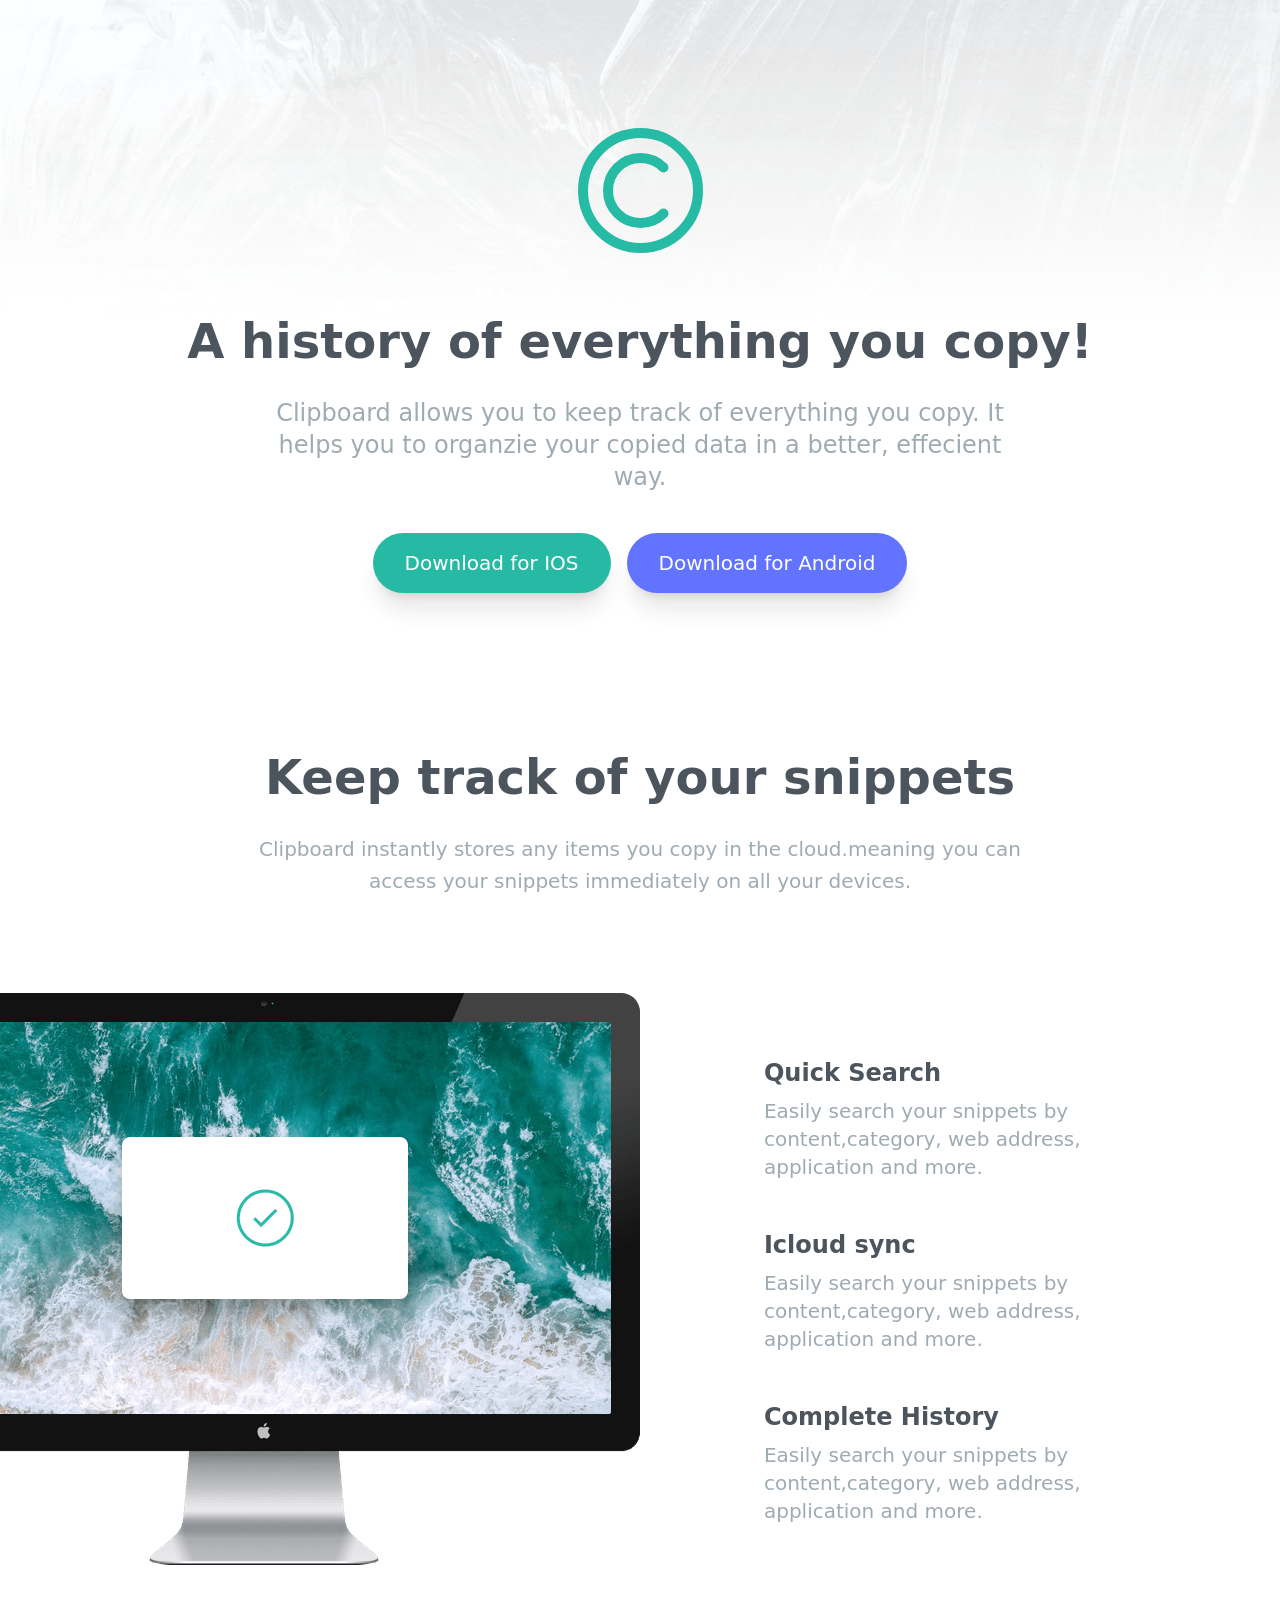
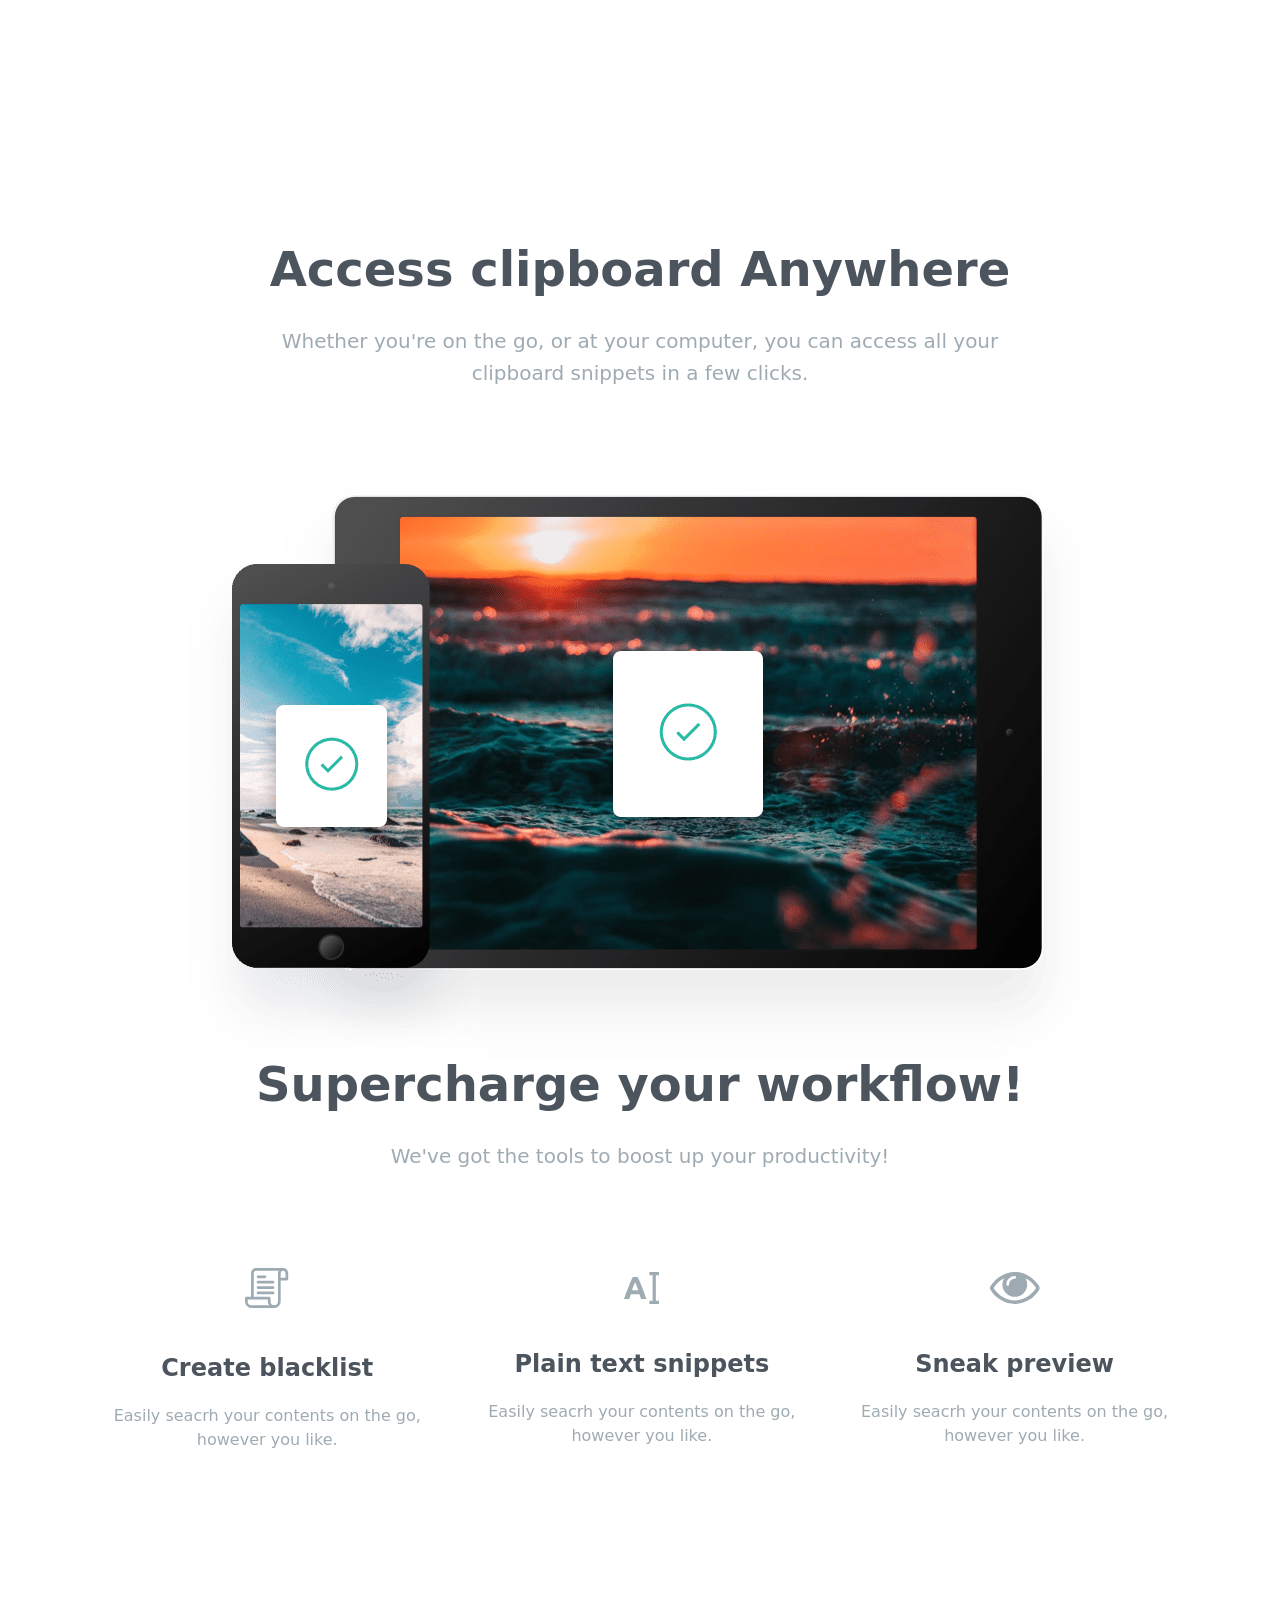
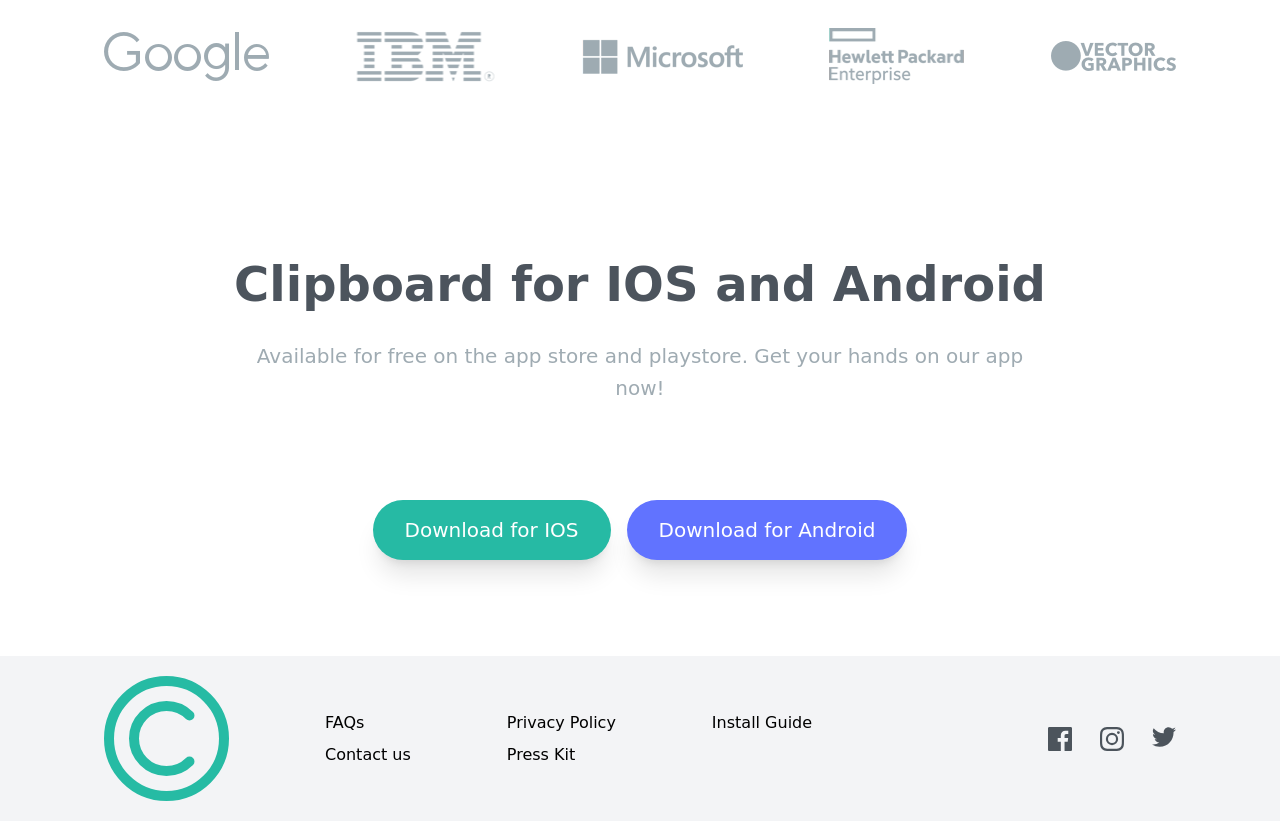
<file: Project-01/index.html>
<!DOCTYPE html>
<html lang="en">
  <head>
    <meta charset="UTF-8" />
    <meta http-equiv="X-UA-Compatible" content="IE=edge" />
    <meta name="viewport" content="width=device-width, initial-scale=1.0" />
    <title>Clipboard</title>
    <link rel="stylesheet" href="./css/style.css" />
  </head>
  <body>
    <!-- Hero section -->
    <section id="hero">
      <!-- container -->
      <div class="section-container mb-40 pt-16">
        <img src="./images/logo.svg" alt="" class="mx-auto my-16" />
        <h3>A history of everything you copy!</h3>

        <p class="text-2xl text-grayishBlue max-w-3xl mx-auto mb-10">
          Clipboard allows you to keep track of everything you copy. It helps
          you to organzie your copied data in a better, effecient way.
        </p>

        <div
          class="button-container"
        >
          <button class="button bg-strongCyan">
            Download for IOS
          </button>
          <button class="button bg-lightBlue">
            Download for Android
          </button>
        </div>
      </div>
    </section>
    <!-- End of section-1 -->
    <!-- section-02 -->
    <section id="snippets">
      <div class="section-container my-20">
        <h3>Keep track of your snippets</h3>
        <p class="section-paragraph">
          Clipboard instantly stores any items you copy in the cloud.meaning you
          can access your snippets immediately on all your devices.
        </p>
      </div>
    </section>
    <!-- features section -->
    <section id="features">
      <div class="section-container my-20">
        <div class="md:relative flex flex-col md:flex-row md:space-x-32">
          <!-- img -->
          <div class="md:w-1/2">
            <img
              src="./images/image-computer.png"
              alt=""
              class="md:absolute top-0 right-[50%]"
            />
          </div>
          <div
            class="flex flex-col md:w-1/2 mt-16 mb-24 space-y-12 text-xl md:mb-60 md:text-left md:pl-16"
          >
            <!-- item-1 -->
            <div>
              <h5 class="text-2xl mb-2 font-bold text-darkGrayishBlue">Quick Search</h5>
              <p class="max-w-md text-grayishBlue">
                Easily search your snippets by content,category, web address, application and more.
              </p>
            </div>
            <!-- item-02 -->
            <div>
              <h5 class="text-2xl mb-2 font-bold text-darkGrayishBlue">Icloud sync</h5>
              <p class="max-w-md text-grayishBlue">
                Easily search your snippets by content,category, web address, application and more.
              </p>
            </div>
            <!-- item-03 -->
            <div>
              <h5>Complete History</h5>
              <p class="max-w-md text-grayishBlue">
                Easily search your snippets by content,category, web address, application and more.
              </p>
            </div>
          </div>
        </div>
      </div>
    </section>
    <!-- Access anywhere section -->
    <section id="access">
      <div class="section-container my-15">
        <h3>Access clipboard Anywhere</h3>
        <p class="section-paragraph">
          Whether you're on the go, or at your computer, you can access all your clipboard snippets in a few clicks.
        </p>
        <img src="./images/image-devices.png" class="mx-auto" alt="">
      </div>
    </section>
    <!-- supercharge section -->
    <section id="supercharge">
      <div class="section-container my-15">
        <h3>Supercharge your workflow!</h3>
        <p class="section-paragraph mb-16">
We've got the tools to boost up your productivity!
        </p>
        <div class="flex flex-col space-y-16 justify-between items-center md:flex-row md:space-y-0 md:space-x-12">
          <!-- item-1 -->
          <div class="flex flex-col items-center space-y-5">
            <img src="./images/icon-blacklist.svg" class="mb-6" alt="">
            <h5>Create blacklist</h5>
            <p class="text-md text-grayishBlue">
              Easily seacrh your contents on the go, however you like.
            </p>
          </div>
          <!-- item-2 -->
          <div class="flex flex-col items-center space-y-5">
            <img src="./images/icon-text.svg" class="mb-6" alt="">
            <h5>Plain text snippets</h5>
            <p class="text-md text-grayishBlue">
              Easily seacrh your contents on the go, however you like.
            </p>
          </div>
          <!-- item-03 -->
          <div class="flex flex-col items-center space-y-5">
            <img src="./images/icon-preview.svg" class="mb-6" alt="">
            <h5>Sneak preview</h5>
            <p class="text-md max-w-md text-grayishBlue">
              Easily seacrh your contents on the go, however you like.
            </p>
          </div>
        </div>
      </div>
    </section>
    <!-- Reference section -->
    <section id="reference">
      <div class="flex flex-col items-center justify-between space-y-16 max-w-6xl mx-auto px-10 my-44 md:flex-row md:space-y-0">
        <img src="./images/logo-google.png" alt="">
        <img src="./images/logo-ibm.png" alt="">
        <img src="./images/logo-microsoft.png" alt="">
        <img src="./images/logo-hp.png" alt="">
        <img src="./images/logo-vector-graphics.png" alt="">
      </div>
    </section>
    <!-- bottom section -->
    <section id="bottom">
      <div class="section-container mb-24">
        <h3>Clipboard for IOS and Android</h3>
        <p class="section-paragraph">Available for free on the app store and playstore. Get your hands on our app now!</p>
        <!-- button container -->
        <div class="button-container">
          <button class="button bg-strongCyan">
            Download for IOS
          </button>
          <button class="button bg-lightBlue">
            Download for Android
          </button>
        </div>

      </div>
    </section>
    <!-- footer -->
    <footer class="bg-gray-100">
      <div class="section-container">
        <div class="flex flex-col items-center py-5 space-y-10  justify-center md:flex-row md:space-y-0">
          <img src="./images/logo.svg" alt="">
          <!-- menu container -->
          <div class="flex flex-col items-center justify-between md:flex-row flex-1 mb-10 md:mb-0 space-y-8 md:space-y-0">
            <!-- menus -->
            <div class="flex flex-col space-y-4 md:space-y-0 md:space-x-24 md:ml-24 md:flex-row">
              <!-- menu1 -->
              <div class="flex-col space-y-2 text-center md:text-left">
                <div><a href="#" class="hover:text-strongCyan">FAQs</a></div>
                <div><a href="#" class="hover:text-strongCyan">Contact us</a></div>
              </div>
              <!-- menu-2 -->
              <div class="flex-col space-y-2 text-center md:text-left">
                <div><a href="#" class="hover:text-strongCyan">Privacy Policy</a></div>
                <div><a href="#" class="hover:text-strongCyan">Press Kit</a></div>
              </div>
              <!-- menu3 -->
              <div class="flex-col space-y-2 text-center md:text-left">
                <div><a href="#" class="hover:text-strongCyan">Install Guide</a>
                </div>
              </div>
            </div>
            <!-- social icons -->
            <div class="flex justify-between py-1 w-32">
              <a href="#"><img src="./images/icon-facebook.svg" alt="" class="duration-200 ficon"></a>
              <a href="#"><img src="./images/icon-instagram.svg" alt="" class="duration-200 ficon"></a>
              <a href="#"><img src="./images/icon-twitter.svg" alt="" class="duration-200 ficon"></a>
            </div>
          </div>
        </div>
      </div>
    </footer>
  </body>
</html>
</file>
<file: Project-01/css/style.css>
/*
! tailwindcss v3.1.3 | MIT License | https://tailwindcss.com
*/

/*
1. Prevent padding and border from affecting element width. (https://github.com/mozdevs/cssremedy/issues/4)
2. Allow adding a border to an element by just adding a border-width. (https://github.com/tailwindcss/tailwindcss/pull/116)
*/

*,
::before,
::after {
  box-sizing: border-box;
  /* 1 */
  border-width: 0;
  /* 2 */
  border-style: solid;
  /* 2 */
  border-color: #e5e7eb;
  /* 2 */
}

::before,
::after {
  --tw-content: '';
}

/*
1. Use a consistent sensible line-height in all browsers.
2. Prevent adjustments of font size after orientation changes in iOS.
3. Use a more readable tab size.
4. Use the user's configured `sans` font-family by default.
*/

html {
  line-height: 1.5;
  /* 1 */
  -webkit-text-size-adjust: 100%;
  /* 2 */
  -moz-tab-size: 4;
  /* 3 */
  -o-tab-size: 4;
     tab-size: 4;
  /* 3 */
  font-family: ui-sans-serif, system-ui, -apple-system, BlinkMacSystemFont, "Segoe UI", Roboto, "Helvetica Neue", Arial, "Noto Sans", sans-serif, "Apple Color Emoji", "Segoe UI Emoji", "Segoe UI Symbol", "Noto Color Emoji";
  /* 4 */
}

/*
1. Remove the margin in all browsers.
2. Inherit line-height from `html` so users can set them as a class directly on the `html` element.
*/

body {
  margin: 0;
  /* 1 */
  line-height: inherit;
  /* 2 */
}

/*
1. Add the correct height in Firefox.
2. Correct the inheritance of border color in Firefox. (https://bugzilla.mozilla.org/show_bug.cgi?id=190655)
3. Ensure horizontal rules are visible by default.
*/

hr {
  height: 0;
  /* 1 */
  color: inherit;
  /* 2 */
  border-top-width: 1px;
  /* 3 */
}

/*
Add the correct text decoration in Chrome, Edge, and Safari.
*/

abbr:where([title]) {
  -webkit-text-decoration: underline dotted;
          text-decoration: underline dotted;
}

/*
Remove the default font size and weight for headings.
*/

h1,
h2,
h3,
h4,
h5,
h6 {
  font-size: inherit;
  font-weight: inherit;
}

/*
Reset links to optimize for opt-in styling instead of opt-out.
*/

a {
  color: inherit;
  text-decoration: inherit;
}

/*
Add the correct font weight in Edge and Safari.
*/

b,
strong {
  font-weight: bolder;
}

/*
1. Use the user's configured `mono` font family by default.
2. Correct the odd `em` font sizing in all browsers.
*/

code,
kbd,
samp,
pre {
  font-family: ui-monospace, SFMono-Regular, Menlo, Monaco, Consolas, "Liberation Mono", "Courier New", monospace;
  /* 1 */
  font-size: 1em;
  /* 2 */
}

/*
Add the correct font size in all browsers.
*/

small {
  font-size: 80%;
}

/*
Prevent `sub` and `sup` elements from affecting the line height in all browsers.
*/

sub,
sup {
  font-size: 75%;
  line-height: 0;
  position: relative;
  vertical-align: baseline;
}

sub {
  bottom: -0.25em;
}

sup {
  top: -0.5em;
}

/*
1. Remove text indentation from table contents in Chrome and Safari. (https://bugs.chromium.org/p/chromium/issues/detail?id=999088, https://bugs.webkit.org/show_bug.cgi?id=201297)
2. Correct table border color inheritance in all Chrome and Safari. (https://bugs.chromium.org/p/chromium/issues/detail?id=935729, https://bugs.webkit.org/show_bug.cgi?id=195016)
3. Remove gaps between table borders by default.
*/

table {
  text-indent: 0;
  /* 1 */
  border-color: inherit;
  /* 2 */
  border-collapse: collapse;
  /* 3 */
}

/*
1. Change the font styles in all browsers.
2. Remove the margin in Firefox and Safari.
3. Remove default padding in all browsers.
*/

button,
input,
optgroup,
select,
textarea {
  font-family: inherit;
  /* 1 */
  font-size: 100%;
  /* 1 */
  font-weight: inherit;
  /* 1 */
  line-height: inherit;
  /* 1 */
  color: inherit;
  /* 1 */
  margin: 0;
  /* 2 */
  padding: 0;
  /* 3 */
}

/*
Remove the inheritance of text transform in Edge and Firefox.
*/

button,
select {
  text-transform: none;
}

/*
1. Correct the inability to style clickable types in iOS and Safari.
2. Remove default button styles.
*/

button,
[type='button'],
[type='reset'],
[type='submit'] {
  -webkit-appearance: button;
  /* 1 */
  background-color: transparent;
  /* 2 */
  background-image: none;
  /* 2 */
}

/*
Use the modern Firefox focus style for all focusable elements.
*/

:-moz-focusring {
  outline: auto;
}

/*
Remove the additional `:invalid` styles in Firefox. (https://github.com/mozilla/gecko-dev/blob/2f9eacd9d3d995c937b4251a5557d95d494c9be1/layout/style/res/forms.css#L728-L737)
*/

:-moz-ui-invalid {
  box-shadow: none;
}

/*
Add the correct vertical alignment in Chrome and Firefox.
*/

progress {
  vertical-align: baseline;
}

/*
Correct the cursor style of increment and decrement buttons in Safari.
*/

::-webkit-inner-spin-button,
::-webkit-outer-spin-button {
  height: auto;
}

/*
1. Correct the odd appearance in Chrome and Safari.
2. Correct the outline style in Safari.
*/

[type='search'] {
  -webkit-appearance: textfield;
  /* 1 */
  outline-offset: -2px;
  /* 2 */
}

/*
Remove the inner padding in Chrome and Safari on macOS.
*/

::-webkit-search-decoration {
  -webkit-appearance: none;
}

/*
1. Correct the inability to style clickable types in iOS and Safari.
2. Change font properties to `inherit` in Safari.
*/

::-webkit-file-upload-button {
  -webkit-appearance: button;
  /* 1 */
  font: inherit;
  /* 2 */
}

/*
Add the correct display in Chrome and Safari.
*/

summary {
  display: list-item;
}

/*
Removes the default spacing and border for appropriate elements.
*/

blockquote,
dl,
dd,
h1,
h2,
h3,
h4,
h5,
h6,
hr,
figure,
p,
pre {
  margin: 0;
}

fieldset {
  margin: 0;
  padding: 0;
}

legend {
  padding: 0;
}

ol,
ul,
menu {
  list-style: none;
  margin: 0;
  padding: 0;
}

/*
Prevent resizing textareas horizontally by default.
*/

textarea {
  resize: vertical;
}

/*
1. Reset the default placeholder opacity in Firefox. (https://github.com/tailwindlabs/tailwindcss/issues/3300)
2. Set the default placeholder color to the user's configured gray 400 color.
*/

input::-moz-placeholder, textarea::-moz-placeholder {
  opacity: 1;
  /* 1 */
  color: #9ca3af;
  /* 2 */
}

input:-ms-input-placeholder, textarea:-ms-input-placeholder {
  opacity: 1;
  /* 1 */
  color: #9ca3af;
  /* 2 */
}

input::placeholder,
textarea::placeholder {
  opacity: 1;
  /* 1 */
  color: #9ca3af;
  /* 2 */
}

/*
Set the default cursor for buttons.
*/

button,
[role="button"] {
  cursor: pointer;
}

/*
Make sure disabled buttons don't get the pointer cursor.
*/

:disabled {
  cursor: default;
}

/*
1. Make replaced elements `display: block` by default. (https://github.com/mozdevs/cssremedy/issues/14)
2. Add `vertical-align: middle` to align replaced elements more sensibly by default. (https://github.com/jensimmons/cssremedy/issues/14#issuecomment-634934210)
   This can trigger a poorly considered lint error in some tools but is included by design.
*/

img,
svg,
video,
canvas,
audio,
iframe,
embed,
object {
  display: block;
  /* 1 */
  vertical-align: middle;
  /* 2 */
}

/*
Constrain images and videos to the parent width and preserve their intrinsic aspect ratio. (https://github.com/mozdevs/cssremedy/issues/14)
*/

img,
video {
  max-width: 100%;
  height: auto;
}

h3 {
  margin-bottom: 2rem;
  font-size: 2.25rem;
  line-height: 2.5rem;
  font-weight: 700;
  --tw-text-opacity: 1;
  color: hsl(210 10% 33% / var(--tw-text-opacity));
}

@media (min-width: 768px) {
  h3 {
    font-size: 3rem;
    line-height: 1;
  }
}

h5 {
  margin-bottom: 0.5rem;
  font-size: 1.5rem;
  line-height: 2rem;
  font-weight: 700;
  --tw-text-opacity: 1;
  color: hsl(210 10% 33% / var(--tw-text-opacity));
}

*, ::before, ::after {
  --tw-border-spacing-x: 0;
  --tw-border-spacing-y: 0;
  --tw-translate-x: 0;
  --tw-translate-y: 0;
  --tw-rotate: 0;
  --tw-skew-x: 0;
  --tw-skew-y: 0;
  --tw-scale-x: 1;
  --tw-scale-y: 1;
  --tw-pan-x:  ;
  --tw-pan-y:  ;
  --tw-pinch-zoom:  ;
  --tw-scroll-snap-strictness: proximity;
  --tw-ordinal:  ;
  --tw-slashed-zero:  ;
  --tw-numeric-figure:  ;
  --tw-numeric-spacing:  ;
  --tw-numeric-fraction:  ;
  --tw-ring-inset:  ;
  --tw-ring-offset-width: 0px;
  --tw-ring-offset-color: #fff;
  --tw-ring-color: rgb(59 130 246 / 0.5);
  --tw-ring-offset-shadow: 0 0 #0000;
  --tw-ring-shadow: 0 0 #0000;
  --tw-shadow: 0 0 #0000;
  --tw-shadow-colored: 0 0 #0000;
  --tw-blur:  ;
  --tw-brightness:  ;
  --tw-contrast:  ;
  --tw-grayscale:  ;
  --tw-hue-rotate:  ;
  --tw-invert:  ;
  --tw-saturate:  ;
  --tw-sepia:  ;
  --tw-drop-shadow:  ;
  --tw-backdrop-blur:  ;
  --tw-backdrop-brightness:  ;
  --tw-backdrop-contrast:  ;
  --tw-backdrop-grayscale:  ;
  --tw-backdrop-hue-rotate:  ;
  --tw-backdrop-invert:  ;
  --tw-backdrop-opacity:  ;
  --tw-backdrop-saturate:  ;
  --tw-backdrop-sepia:  ;
}

::-webkit-backdrop {
  --tw-border-spacing-x: 0;
  --tw-border-spacing-y: 0;
  --tw-translate-x: 0;
  --tw-translate-y: 0;
  --tw-rotate: 0;
  --tw-skew-x: 0;
  --tw-skew-y: 0;
  --tw-scale-x: 1;
  --tw-scale-y: 1;
  --tw-pan-x:  ;
  --tw-pan-y:  ;
  --tw-pinch-zoom:  ;
  --tw-scroll-snap-strictness: proximity;
  --tw-ordinal:  ;
  --tw-slashed-zero:  ;
  --tw-numeric-figure:  ;
  --tw-numeric-spacing:  ;
  --tw-numeric-fraction:  ;
  --tw-ring-inset:  ;
  --tw-ring-offset-width: 0px;
  --tw-ring-offset-color: #fff;
  --tw-ring-color: rgb(59 130 246 / 0.5);
  --tw-ring-offset-shadow: 0 0 #0000;
  --tw-ring-shadow: 0 0 #0000;
  --tw-shadow: 0 0 #0000;
  --tw-shadow-colored: 0 0 #0000;
  --tw-blur:  ;
  --tw-brightness:  ;
  --tw-contrast:  ;
  --tw-grayscale:  ;
  --tw-hue-rotate:  ;
  --tw-invert:  ;
  --tw-saturate:  ;
  --tw-sepia:  ;
  --tw-drop-shadow:  ;
  --tw-backdrop-blur:  ;
  --tw-backdrop-brightness:  ;
  --tw-backdrop-contrast:  ;
  --tw-backdrop-grayscale:  ;
  --tw-backdrop-hue-rotate:  ;
  --tw-backdrop-invert:  ;
  --tw-backdrop-opacity:  ;
  --tw-backdrop-saturate:  ;
  --tw-backdrop-sepia:  ;
}

::backdrop {
  --tw-border-spacing-x: 0;
  --tw-border-spacing-y: 0;
  --tw-translate-x: 0;
  --tw-translate-y: 0;
  --tw-rotate: 0;
  --tw-skew-x: 0;
  --tw-skew-y: 0;
  --tw-scale-x: 1;
  --tw-scale-y: 1;
  --tw-pan-x:  ;
  --tw-pan-y:  ;
  --tw-pinch-zoom:  ;
  --tw-scroll-snap-strictness: proximity;
  --tw-ordinal:  ;
  --tw-slashed-zero:  ;
  --tw-numeric-figure:  ;
  --tw-numeric-spacing:  ;
  --tw-numeric-fraction:  ;
  --tw-ring-inset:  ;
  --tw-ring-offset-width: 0px;
  --tw-ring-offset-color: #fff;
  --tw-ring-color: rgb(59 130 246 / 0.5);
  --tw-ring-offset-shadow: 0 0 #0000;
  --tw-ring-shadow: 0 0 #0000;
  --tw-shadow: 0 0 #0000;
  --tw-shadow-colored: 0 0 #0000;
  --tw-blur:  ;
  --tw-brightness:  ;
  --tw-contrast:  ;
  --tw-grayscale:  ;
  --tw-hue-rotate:  ;
  --tw-invert:  ;
  --tw-saturate:  ;
  --tw-sepia:  ;
  --tw-drop-shadow:  ;
  --tw-backdrop-blur:  ;
  --tw-backdrop-brightness:  ;
  --tw-backdrop-contrast:  ;
  --tw-backdrop-grayscale:  ;
  --tw-backdrop-hue-rotate:  ;
  --tw-backdrop-invert:  ;
  --tw-backdrop-opacity:  ;
  --tw-backdrop-saturate:  ;
  --tw-backdrop-sepia:  ;
}

.container {
  width: 100%;
}

@media (min-width: 480px) {
  .container {
    max-width: 480px;
  }
}

@media (min-width: 768px) {
  .container {
    max-width: 768px;
  }
}

@media (min-width: 976px) {
  .container {
    max-width: 976px;
  }
}

@media (min-width: 1440px) {
  .container {
    max-width: 1440px;
  }
}

.top-0 {
  top: 0px;
}

.right-\[50\%\] {
  right: 50%;
}

.mx-auto {
  margin-left: auto;
  margin-right: auto;
}

.my-16 {
  margin-top: 4rem;
  margin-bottom: 4rem;
}

.my-20 {
  margin-top: 5rem;
  margin-bottom: 5rem;
}

.my-44 {
  margin-top: 11rem;
  margin-bottom: 11rem;
}

.mb-40 {
  margin-bottom: 10rem;
}

.mb-10 {
  margin-bottom: 2.5rem;
}

.mt-16 {
  margin-top: 4rem;
}

.mb-24 {
  margin-bottom: 6rem;
}

.mb-2 {
  margin-bottom: 0.5rem;
}

.mb-16 {
  margin-bottom: 4rem;
}

.mb-6 {
  margin-bottom: 1.5rem;
}

.flex {
  display: flex;
}

.contents {
  display: contents;
}

.w-32 {
  width: 8rem;
}

.max-w-3xl {
  max-width: 48rem;
}

.max-w-md {
  max-width: 28rem;
}

.max-w-6xl {
  max-width: 72rem;
}

.flex-1 {
  flex: 1 1 0%;
}

.flex-col {
  flex-direction: column;
}

.items-center {
  align-items: center;
}

.justify-center {
  justify-content: center;
}

.justify-between {
  justify-content: space-between;
}

.space-y-12 > :not([hidden]) ~ :not([hidden]) {
  --tw-space-y-reverse: 0;
  margin-top: calc(3rem * calc(1 - var(--tw-space-y-reverse)));
  margin-bottom: calc(3rem * var(--tw-space-y-reverse));
}

.space-y-16 > :not([hidden]) ~ :not([hidden]) {
  --tw-space-y-reverse: 0;
  margin-top: calc(4rem * calc(1 - var(--tw-space-y-reverse)));
  margin-bottom: calc(4rem * var(--tw-space-y-reverse));
}

.space-y-5 > :not([hidden]) ~ :not([hidden]) {
  --tw-space-y-reverse: 0;
  margin-top: calc(1.25rem * calc(1 - var(--tw-space-y-reverse)));
  margin-bottom: calc(1.25rem * var(--tw-space-y-reverse));
}

.space-y-10 > :not([hidden]) ~ :not([hidden]) {
  --tw-space-y-reverse: 0;
  margin-top: calc(2.5rem * calc(1 - var(--tw-space-y-reverse)));
  margin-bottom: calc(2.5rem * var(--tw-space-y-reverse));
}

.space-y-8 > :not([hidden]) ~ :not([hidden]) {
  --tw-space-y-reverse: 0;
  margin-top: calc(2rem * calc(1 - var(--tw-space-y-reverse)));
  margin-bottom: calc(2rem * var(--tw-space-y-reverse));
}

.space-y-4 > :not([hidden]) ~ :not([hidden]) {
  --tw-space-y-reverse: 0;
  margin-top: calc(1rem * calc(1 - var(--tw-space-y-reverse)));
  margin-bottom: calc(1rem * var(--tw-space-y-reverse));
}

.space-y-2 > :not([hidden]) ~ :not([hidden]) {
  --tw-space-y-reverse: 0;
  margin-top: calc(0.5rem * calc(1 - var(--tw-space-y-reverse)));
  margin-bottom: calc(0.5rem * var(--tw-space-y-reverse));
}

.bg-strongCyan {
  --tw-bg-opacity: 1;
  background-color: hsl(171 66% 44% / var(--tw-bg-opacity));
}

.bg-lightBlue {
  --tw-bg-opacity: 1;
  background-color: hsl(233 100% 69% / var(--tw-bg-opacity));
}

.bg-gray-100 {
  --tw-bg-opacity: 1;
  background-color: rgb(243 244 246 / var(--tw-bg-opacity));
}

.px-10 {
  padding-left: 2.5rem;
  padding-right: 2.5rem;
}

.py-5 {
  padding-top: 1.25rem;
  padding-bottom: 1.25rem;
}

.py-1 {
  padding-top: 0.25rem;
  padding-bottom: 0.25rem;
}

.pt-16 {
  padding-top: 4rem;
}

.text-center {
  text-align: center;
}

.text-2xl {
  font-size: 1.5rem;
  line-height: 2rem;
}

.text-xl {
  font-size: 1.25rem;
  line-height: 1.75rem;
}

.font-bold {
  font-weight: 700;
}

.text-grayishBlue {
  --tw-text-opacity: 1;
  color: hsl(201 11% 66% / var(--tw-text-opacity));
}

.text-darkGrayishBlue {
  --tw-text-opacity: 1;
  color: hsl(210 10% 33% / var(--tw-text-opacity));
}

.duration-200 {
  transition-duration: 200ms;
}

.section-paragraph {
  margin-left: auto;
  margin-right: auto;
  margin-bottom: 6rem;
  max-width: 48rem;
  font-size: 1.25rem;
  line-height: 2rem;
  --tw-text-opacity: 1;
  color: hsl(201 11% 66% / var(--tw-text-opacity));
}

.section-container {
  margin-left: auto;
  margin-right: auto;
  max-width: 72rem;
  padding-left: 2.5rem;
  padding-right: 2.5rem;
  text-align: center;
}

.button {
  border-radius: 9999px;
  padding: 1rem;
  padding-left: 2rem;
  padding-right: 2rem;
  --tw-shadow: 0 20px 25px -5px rgb(0 0 0 / 0.1), 0 8px 10px -6px rgb(0 0 0 / 0.1);
  --tw-shadow-colored: 0 20px 25px -5px var(--tw-shadow-color), 0 8px 10px -6px var(--tw-shadow-color);
  box-shadow: var(--tw-ring-offset-shadow, 0 0 #0000), var(--tw-ring-shadow, 0 0 #0000), var(--tw-shadow);
  transition-duration: 200ms;
}

.button:hover {
  opacity: 0.8;
}

.button-container {
  display: flex;
  width: 100%;
  flex-direction: column;
  justify-content: center;
}

.button-container > :not([hidden]) ~ :not([hidden]) {
  --tw-space-y-reverse: 0;
  margin-top: calc(1.25rem * calc(1 - var(--tw-space-y-reverse)));
  margin-bottom: calc(1.25rem * var(--tw-space-y-reverse));
}

.button-container {
  font-size: 1.25rem;
  line-height: 1.75rem;
  --tw-text-opacity: 1;
  color: rgb(255 255 255 / var(--tw-text-opacity));
}

@media (min-width: 768px) {
  .button-container {
    flex-direction: row;
  }

  .button-container > :not([hidden]) ~ :not([hidden]) {
    --tw-space-x-reverse: 0;
    margin-right: calc(1rem * var(--tw-space-x-reverse));
    margin-left: calc(1rem * calc(1 - var(--tw-space-x-reverse)));
    --tw-space-y-reverse: 0;
    margin-top: calc(0px * calc(1 - var(--tw-space-y-reverse)));
    margin-bottom: calc(0px * var(--tw-space-y-reverse));
  }
}

body{
  background-image:url("../images/bg-header-desktop.png");
  background-repeat:no-repeat;
  background-size:contain;
}

@media(max-width:576px){
  body{
    background-image:url("../images/bg-header-mobile.png");
  }
}

.ficon:hover{
  filter:invert(53%) sepia(68%) saturate(434%) hue-rotate(101deg) brightness(101%) contrast(94%)
}

.hover\:text-strongCyan:hover {
  --tw-text-opacity: 1;
  color: hsl(171 66% 44% / var(--tw-text-opacity));
}

@media (min-width: 768px) {
  .md\:absolute {
    position: absolute;
  }

  .md\:relative {
    position: relative;
  }

  .md\:mb-60 {
    margin-bottom: 15rem;
  }

  .md\:mb-0 {
    margin-bottom: 0px;
  }

  .md\:ml-24 {
    margin-left: 6rem;
  }

  .md\:w-1\/2 {
    width: 50%;
  }

  .md\:flex-row {
    flex-direction: row;
  }

  .md\:space-x-32 > :not([hidden]) ~ :not([hidden]) {
    --tw-space-x-reverse: 0;
    margin-right: calc(8rem * var(--tw-space-x-reverse));
    margin-left: calc(8rem * calc(1 - var(--tw-space-x-reverse)));
  }

  .md\:space-y-0 > :not([hidden]) ~ :not([hidden]) {
    --tw-space-y-reverse: 0;
    margin-top: calc(0px * calc(1 - var(--tw-space-y-reverse)));
    margin-bottom: calc(0px * var(--tw-space-y-reverse));
  }

  .md\:space-x-12 > :not([hidden]) ~ :not([hidden]) {
    --tw-space-x-reverse: 0;
    margin-right: calc(3rem * var(--tw-space-x-reverse));
    margin-left: calc(3rem * calc(1 - var(--tw-space-x-reverse)));
  }

  .md\:space-x-24 > :not([hidden]) ~ :not([hidden]) {
    --tw-space-x-reverse: 0;
    margin-right: calc(6rem * var(--tw-space-x-reverse));
    margin-left: calc(6rem * calc(1 - var(--tw-space-x-reverse)));
  }

  .md\:pl-16 {
    padding-left: 4rem;
  }

  .md\:text-left {
    text-align: left;
  }
}
</file>
